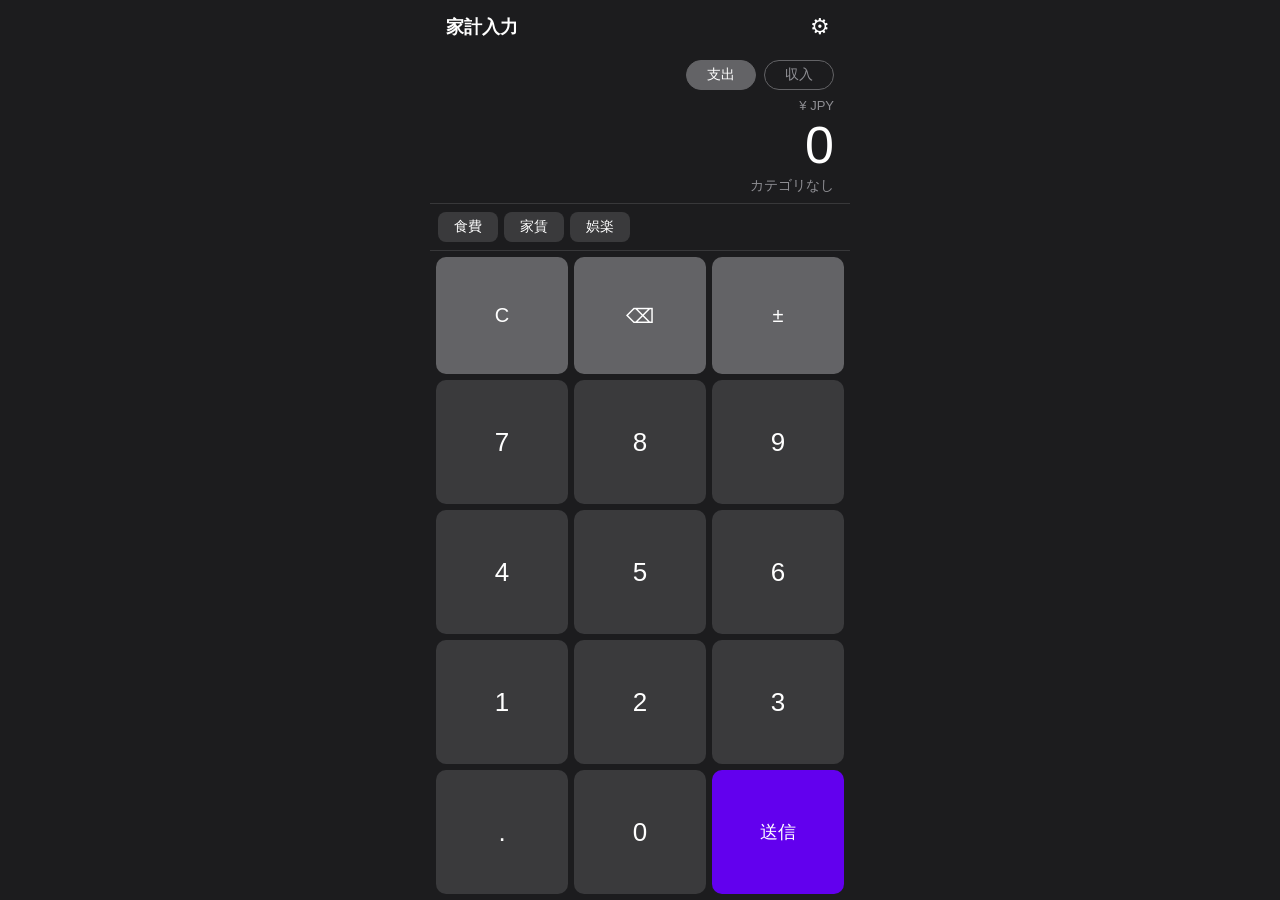
<file: web-app/index.html>
<!DOCTYPE html>
<html lang="ja">
<head>
  <meta charset="UTF-8">
  <meta name="viewport" content="width=device-width, initial-scale=1.0, maximum-scale=1.0, user-scalable=no">
  <title>家計入力</title>
  <link rel="manifest" href="manifest.json">
  <meta name="theme-color" content="#1c1c1e">
  <meta name="mobile-web-app-capable" content="yes">
  <meta name="apple-mobile-web-app-capable" content="yes">
  <meta name="apple-mobile-web-app-status-bar-style" content="black-translucent">
  <meta name="apple-mobile-web-app-title" content="家計入力">
  <link rel="stylesheet" href="style.css">
</head>
<body>
  <div id="app">

    <header>
      <span class="app-title">家計入力</span>
      <a href="settings.html" class="icon-btn" title="設定">⚙</a>
    </header>

    <!-- Display -->
    <div class="display">
      <div class="mode-toggle">
        <button class="mode-btn active" id="btnExpense" onclick="setMode('expense')">支出</button>
        <button class="mode-btn" id="btnIncome" onclick="setMode('income')">収入</button>
      </div>
      <div class="currency-label" id="currencyLabel"></div>
      <div class="amount-display" id="amountDisplay">0</div>
      <div class="category-display" id="categoryDisplay">カテゴリなし</div>
    </div>

    <div class="divider"></div>

    <!-- Categories -->
    <div class="category-section" id="categorySection"></div>

    <div class="divider"></div>

    <!-- Numpad -->
    <div class="numpad">
      <button class="btn btn-utility" onclick="clearDisplay()">C</button>
      <button class="btn btn-utility" onclick="backspace()">⌫</button>
      <button class="btn btn-utility" onclick="toggleSign()">±</button>

      <button class="btn btn-number" onclick="appendDigit('7')">7</button>
      <button class="btn btn-number" onclick="appendDigit('8')">8</button>
      <button class="btn btn-number" onclick="appendDigit('9')">9</button>

      <button class="btn btn-number" onclick="appendDigit('4')">4</button>
      <button class="btn btn-number" onclick="appendDigit('5')">5</button>
      <button class="btn btn-number" onclick="appendDigit('6')">6</button>

      <button class="btn btn-number" onclick="appendDigit('1')">1</button>
      <button class="btn btn-number" onclick="appendDigit('2')">2</button>
      <button class="btn btn-number" onclick="appendDigit('3')">3</button>

      <button class="btn btn-number"  onclick="appendDecimal()">.</button>
      <button class="btn btn-number"  onclick="appendDigit('0')">0</button>
      <button class="btn btn-send" id="btnSend" onclick="send()">送信</button>
    </div>

  </div>
  <script src="app.js"></script>
  <script>
    if ('serviceWorker' in navigator) {
      navigator.serviceWorker.register('./sw.js');
    }
  </script>
</body>
</html>
</file>
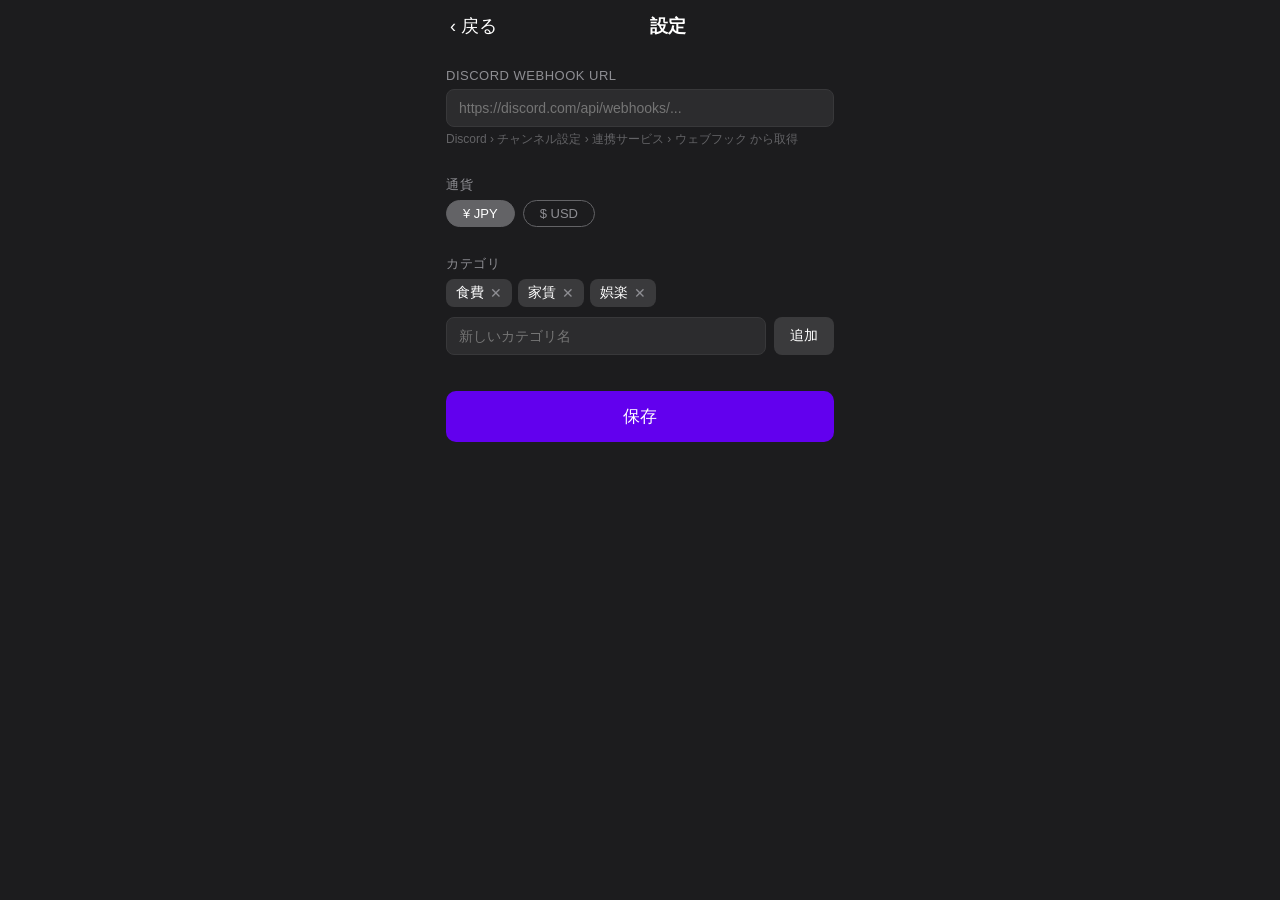
<file: web-app/settings.html>
<!DOCTYPE html>
<html lang="ja">
<head>
  <meta charset="UTF-8">
  <meta name="viewport" content="width=device-width, initial-scale=1.0">
  <title>設定 - 家計入力</title>
  <link rel="stylesheet" href="style.css">
</head>
<body>
  <div id="app">

    <header>
      <a href="index.html" class="icon-btn back-btn">‹ 戻る</a>
      <span class="app-title">設定</span>
      <span></span>
    </header>

    <div class="settings-body">

      <!-- Webhook URL -->
      <section class="settings-section">
        <label class="settings-label">Discord Webhook URL</label>
        <input type="url" id="webhookInput"
               placeholder="https://discord.com/api/webhooks/..."
               class="settings-input" />
        <p class="settings-hint">Discord › チャンネル設定 › 連携サービス › ウェブフック から取得</p>
      </section>

      <!-- Currency -->
      <section class="settings-section">
        <label class="settings-label">通貨</label>
        <div class="currency-toggle">
          <button class="currency-btn" id="btnJpy" onclick="setCurrency('JPY')">¥ JPY</button>
          <button class="currency-btn" id="btnUsd" onclick="setCurrency('USD')">$ USD</button>
        </div>
      </section>

      <!-- Categories -->
      <section class="settings-section">
        <label class="settings-label">カテゴリ</label>
        <div id="categoriesChips" class="chips-edit-group"></div>
        <div class="add-row">
          <input type="text" id="newCategoryInput"
                 placeholder="新しいカテゴリ名"
                 class="settings-input add-input" />
          <button onclick="addCategory()" class="btn-add">追加</button>
        </div>
      </section>

      <button onclick="saveSettings()" class="btn-save">保存</button>

    </div>
  </div>
  <script src="settings.js"></script>
</body>
</html>
</file>
<file: web-app/style.css>
/* ── Reset ── */
*, *::before, *::after { box-sizing: border-box; margin: 0; padding: 0; }

/* ── Base ── */
body {
  background: #1c1c1e;
  color: #fff;
  font-family: -apple-system, BlinkMacSystemFont, 'Segoe UI', sans-serif;
  height: 100vh;
  height: 100dvh;
  display: flex;
  justify-content: center;
  overflow: hidden;
}

#app {
  display: flex;
  flex-direction: column;
  width: 100%;
  max-width: 420px;
  height: 100%;
}

/* ── Header ── */
header {
  display: flex;
  justify-content: space-between;
  align-items: center;
  padding: 10px 16px;
  flex-shrink: 0;
}

.app-title { font-size: 18px; font-weight: 600; }

.icon-btn {
  background: none;
  border: none;
  color: #fff;
  font-size: 22px;
  cursor: pointer;
  text-decoration: none;
  padding: 4px;
}

.back-btn { font-size: 18px; }

/* ── Display ── */
.display {
  padding: 6px 16px 4px;
  flex-shrink: 0;
  display: flex;
  flex-direction: column;
  align-items: flex-end;
}

.currency-toggle {
  display: flex;
  gap: 8px;
  margin-bottom: 6px;
}

.mode-toggle {
  display: flex;
  gap: 8px;
  margin-bottom: 8px;
}

.mode-btn {
  background: transparent;
  border: 1px solid #636366;
  color: #8e8e93;
  padding: 5px 20px;
  border-radius: 20px;
  font-size: 14px;
  cursor: pointer;
  transition: background 0.15s, color 0.15s;
}

.mode-btn.active {
  background: #636366;
  color: #fff;
}

.currency-label {
  font-size: 13px;
  color: #8e8e93;
  margin-bottom: 4px;
}

.currency-toggle {
  display: flex;
  gap: 8px;
}

.currency-btn {
  background: transparent;
  border: 1px solid #636366;
  color: #8e8e93;
  padding: 5px 16px;
  border-radius: 20px;
  font-size: 13px;
  cursor: pointer;
  transition: background 0.15s, color 0.15s;
}

.currency-btn.active {
  background: #636366;
  color: #fff;
}

.amount-display {
  font-size: 52px;
  font-weight: 200;
  text-align: right;
  color: #fff;
  word-break: break-all;
  min-height: 60px;
  line-height: 1.1;
}

.category-display {
  font-size: 14px;
  text-align: right;
  color: #8e8e93;
  padding-bottom: 4px;
  min-height: 20px;
}

/* ── Divider ── */
.divider {
  height: 1px;
  background: #38383a;
  flex-shrink: 0;
}

/* ── Category chips (main) ── */
.category-section {
  display: flex;
  flex-wrap: wrap;
  gap: 6px;
  padding: 8px;
  flex-shrink: 0;
}

.category-chip {
  background: #3a3a3c;
  color: #fff;
  border: none;
  border-radius: 8px;
  padding: 6px 16px;
  font-size: 14px;
  cursor: pointer;
  transition: background 0.15s;
}

.category-chip.selected {
  background: #6200ee;
}

.category-chip:active { opacity: 0.7; }

/* ── Numpad ── */
.numpad {
  display: grid;
  grid-template-columns: repeat(3, 1fr);
  gap: 6px;
  padding: 6px;
  flex: 1;
  min-height: 0;
}

.btn {
  border: none;
  border-radius: 10px;
  font-size: 26px;
  color: #fff;
  cursor: pointer;
  transition: opacity 0.1s;
  -webkit-tap-highlight-color: transparent;
}

.btn-number  { background: #3a3a3c; }
.btn-utility { background: #636366; font-size: 20px; }
.btn-send    { background: #6200ee; font-size: 18px; }

.btn:active  { opacity: 0.6; }
.btn:disabled { opacity: 0.4; cursor: default; }

/* ── Settings page ── */
.settings-body {
  padding: 16px;
  overflow-y: auto;
  flex: 1;
}

.settings-section {
  margin-bottom: 28px;
}

.settings-label {
  display: block;
  font-size: 13px;
  color: #8e8e93;
  margin-bottom: 6px;
  text-transform: uppercase;
  letter-spacing: 0.5px;
}

.settings-input {
  width: 100%;
  background: #2c2c2e;
  border: 1px solid #38383a;
  border-radius: 8px;
  color: #fff;
  font-size: 14px;
  padding: 10px 12px;
  outline: none;
}

.settings-input:focus { border-color: #6200ee; }

.settings-hint {
  font-size: 12px;
  color: #636366;
  margin-top: 4px;
}

/* ── Category edit chips ── */
.chips-edit-group {
  display: flex;
  flex-wrap: wrap;
  gap: 6px;
  margin-bottom: 10px;
}

.chip-edit {
  display: flex;
  align-items: center;
  gap: 6px;
  background: #3a3a3c;
  border-radius: 8px;
  padding: 5px 10px;
  font-size: 14px;
}

.chip-edit button {
  background: none;
  border: none;
  color: #8e8e93;
  font-size: 14px;
  cursor: pointer;
  padding: 0;
  line-height: 1;
}

.chip-edit button:hover { color: #ff453a; }

/* ── Add category row ── */
.add-row {
  display: flex;
  gap: 8px;
  align-items: center;
}

.add-input { flex: 1; width: auto; }

.btn-add {
  background: #3a3a3c;
  color: #fff;
  border: none;
  border-radius: 8px;
  padding: 10px 16px;
  font-size: 14px;
  cursor: pointer;
  white-space: nowrap;
}

.btn-add:hover { background: #48484a; }

/* ── Save button ── */
.btn-save {
  width: 100%;
  background: #6200ee;
  color: #fff;
  border: none;
  border-radius: 10px;
  padding: 14px;
  font-size: 17px;
  cursor: pointer;
  margin-top: 8px;
}

.btn-save:hover { background: #7722ff; }
</file>
